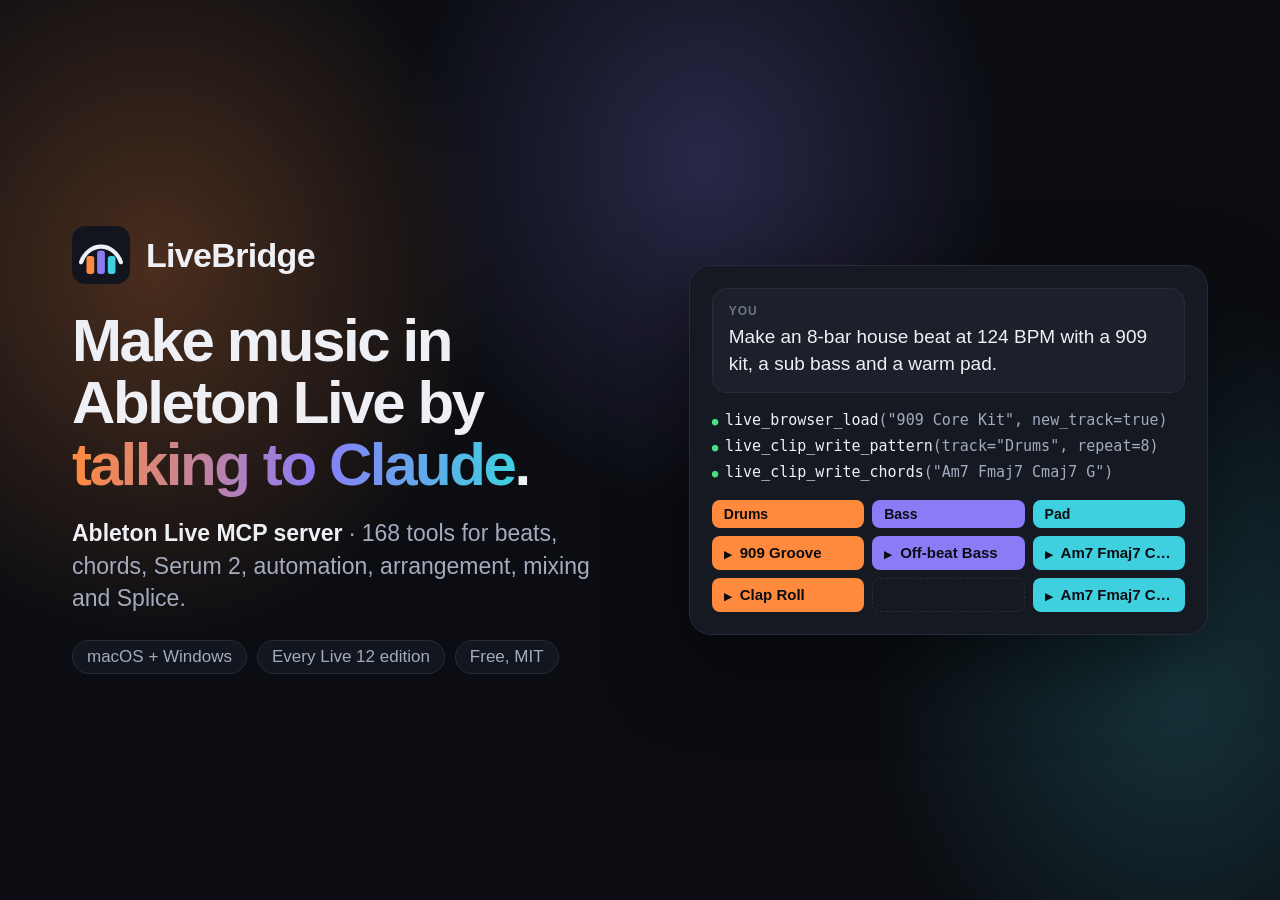
<file: docs/images/src/card.html>
<!doctype html>
<!-- Source of docs/images/social-preview.png (1280x640) and docs/images/banner.png (1600x500).
     Render with headless Chrome, e.g. on macOS:
       "/Applications/Google Chrome.app/Contents/MacOS/Google Chrome" --headless=new --hide-scrollbars \
         --force-device-scale-factor=1 --window-size=1280,640 --screenshot=social-preview.png "card.html?social"
       ... --window-size=1600,500 --screenshot=banner.png "card.html?banner"  -->
<html lang="en">
<head>
<meta charset="utf-8">
<style>
  :root {
    --bg: #0b0d12; --panel: #151922; --line: #262c39; --text: #eef0f6; --muted: #a3abbd;
    --orange: #ff8a3d; --violet: #8b7cf6; --cyan: #3fd0e0; --green: #4ade80;
    font-family: -apple-system, BlinkMacSystemFont, "SF Pro Display", "Segoe UI", Inter, Roboto, sans-serif;
  }
  * { box-sizing: border-box; }
  html, body { margin: 0; width: 100vw; height: 100vh; overflow: hidden; background: var(--bg); color: var(--text); }
  body {
    display: grid; align-items: center; position: relative;
    grid-template-columns: 1.08fr 1fr; gap: 56px; padding: 0 72px;
  }
  body::before {
    content: ""; position: absolute; inset: 0; z-index: 0;
    background:
      radial-gradient(38% 60% at 12% 30%, rgba(255,138,61,.26), transparent 70%),
      radial-gradient(34% 55% at 55% 18%, rgba(139,124,246,.24), transparent 70%),
      radial-gradient(34% 60% at 92% 75%, rgba(63,208,224,.2), transparent 70%);
  }
  body > * { position: relative; z-index: 1; }
  .brand { display: flex; align-items: center; gap: 16px; font-weight: 750; font-size: 34px; letter-spacing: -.02em; }
  .brand img { width: 58px; height: 58px; }
  h1 { font-size: 60px; line-height: 1.03; letter-spacing: -.04em; margin: 26px 0 22px; font-weight: 820; }
  h1 span { background: linear-gradient(90deg, var(--orange), var(--violet) 55%, var(--cyan)); -webkit-background-clip: text; color: transparent; }
  .sub { font-size: 23px; color: var(--muted); line-height: 1.4; margin: 0; }
  .sub b { color: var(--text); font-weight: 650; }
  .pills { display: flex; gap: 10px; margin-top: 26px; flex-wrap: wrap; }
  .pills span { font-size: 17px; border: 1px solid var(--line); background: rgba(21,25,34,.8); border-radius: 999px; padding: 6px 14px; color: var(--muted); }

  .panel { background: var(--panel); border: 1px solid var(--line); border-radius: 22px; padding: 22px; box-shadow: 0 30px 80px rgba(0,0,0,.5); }
  .you { background: #1b202b; border: 1px solid var(--line); border-radius: 14px; padding: 14px 16px; font-size: 19px; line-height: 1.45; margin-bottom: 14px; }
  .you small { display: block; font-size: 12px; letter-spacing: .08em; text-transform: uppercase; color: #6b7385; font-weight: 700; margin-bottom: 2px; }
  .calls { font: 15px/1.75 ui-monospace, "SF Mono", Menlo, monospace; color: var(--muted); margin-bottom: 14px; white-space: nowrap; overflow: hidden; }
  .calls div::before { content: "● "; color: var(--green); font-size: 11px; }
  .calls b { color: var(--text); font-weight: 500; }
  .grid { display: grid; grid-template-columns: repeat(3, 1fr); gap: 8px; }
  .grid div { height: 34px; border-radius: 8px; padding: 0 12px; font-weight: 700; font-size: 15px; line-height: 34px; color: #0b0d12; white-space: nowrap; overflow: hidden; text-overflow: ellipsis; }
  .grid .h { height: 28px; line-height: 28px; font-size: 14px; }
  .grid .e { border: 1.5px dashed var(--line); }
  .grid .p::before { content: "▶"; font-size: 10px; margin-right: 8px; }
  .o { background: var(--orange); } .v { background: var(--violet); } .c { background: var(--cyan); }

  /* banner: wider and shorter */
  body.banner { grid-template-columns: 1.15fr 1fr; padding: 0 80px; gap: 64px; }
  body.banner h1 { font-size: 58px; margin: 18px 0 16px; }
  body.banner .sub { font-size: 22px; }
  body.banner .pills { display: none; }
  body.banner .calls { display: none; }
</style>
</head>
<body>
  <div>
    <div class="brand"><img src="../../../site/assets/logo.svg" alt="">LiveBridge</div>
    <h1>Make music in Ableton Live by <span>talking to Claude</span>.</h1>
    <p class="sub"><b>Ableton Live MCP server</b> · 168 tools for beats, chords, Serum 2, automation, arrangement, mixing and Splice.</p>
    <div class="pills"><span>macOS + Windows</span><span>Every Live 12 edition</span><span>Free, MIT</span></div>
  </div>
  <div class="panel">
    <div class="you"><small>You</small>Make an 8-bar house beat at 124 BPM with a 909 kit, a sub bass and a warm pad.</div>
    <div class="calls">
      <div><b>live_browser_load</b>("909 Core Kit", new_track=true)</div>
      <div><b>live_clip_write_pattern</b>(track="Drums", repeat=8)</div>
      <div><b>live_clip_write_chords</b>("Am7 Fmaj7 Cmaj7 G")</div>
    </div>
    <div class="grid">
      <div class="h o">Drums</div><div class="h v">Bass</div><div class="h c">Pad</div>
      <div class="o p">909 Groove</div><div class="v p">Off-beat Bass</div><div class="c p">Am7 Fmaj7 Cmaj7 G</div>
      <div class="o p">Clap Roll</div><div class="e"></div><div class="c p">Am7 Fmaj7 Cmaj7 G</div>
    </div>
  </div>
  <script>if (location.search.includes("banner")) document.body.classList.add("banner");</script>
</body>
</html>
</file>
